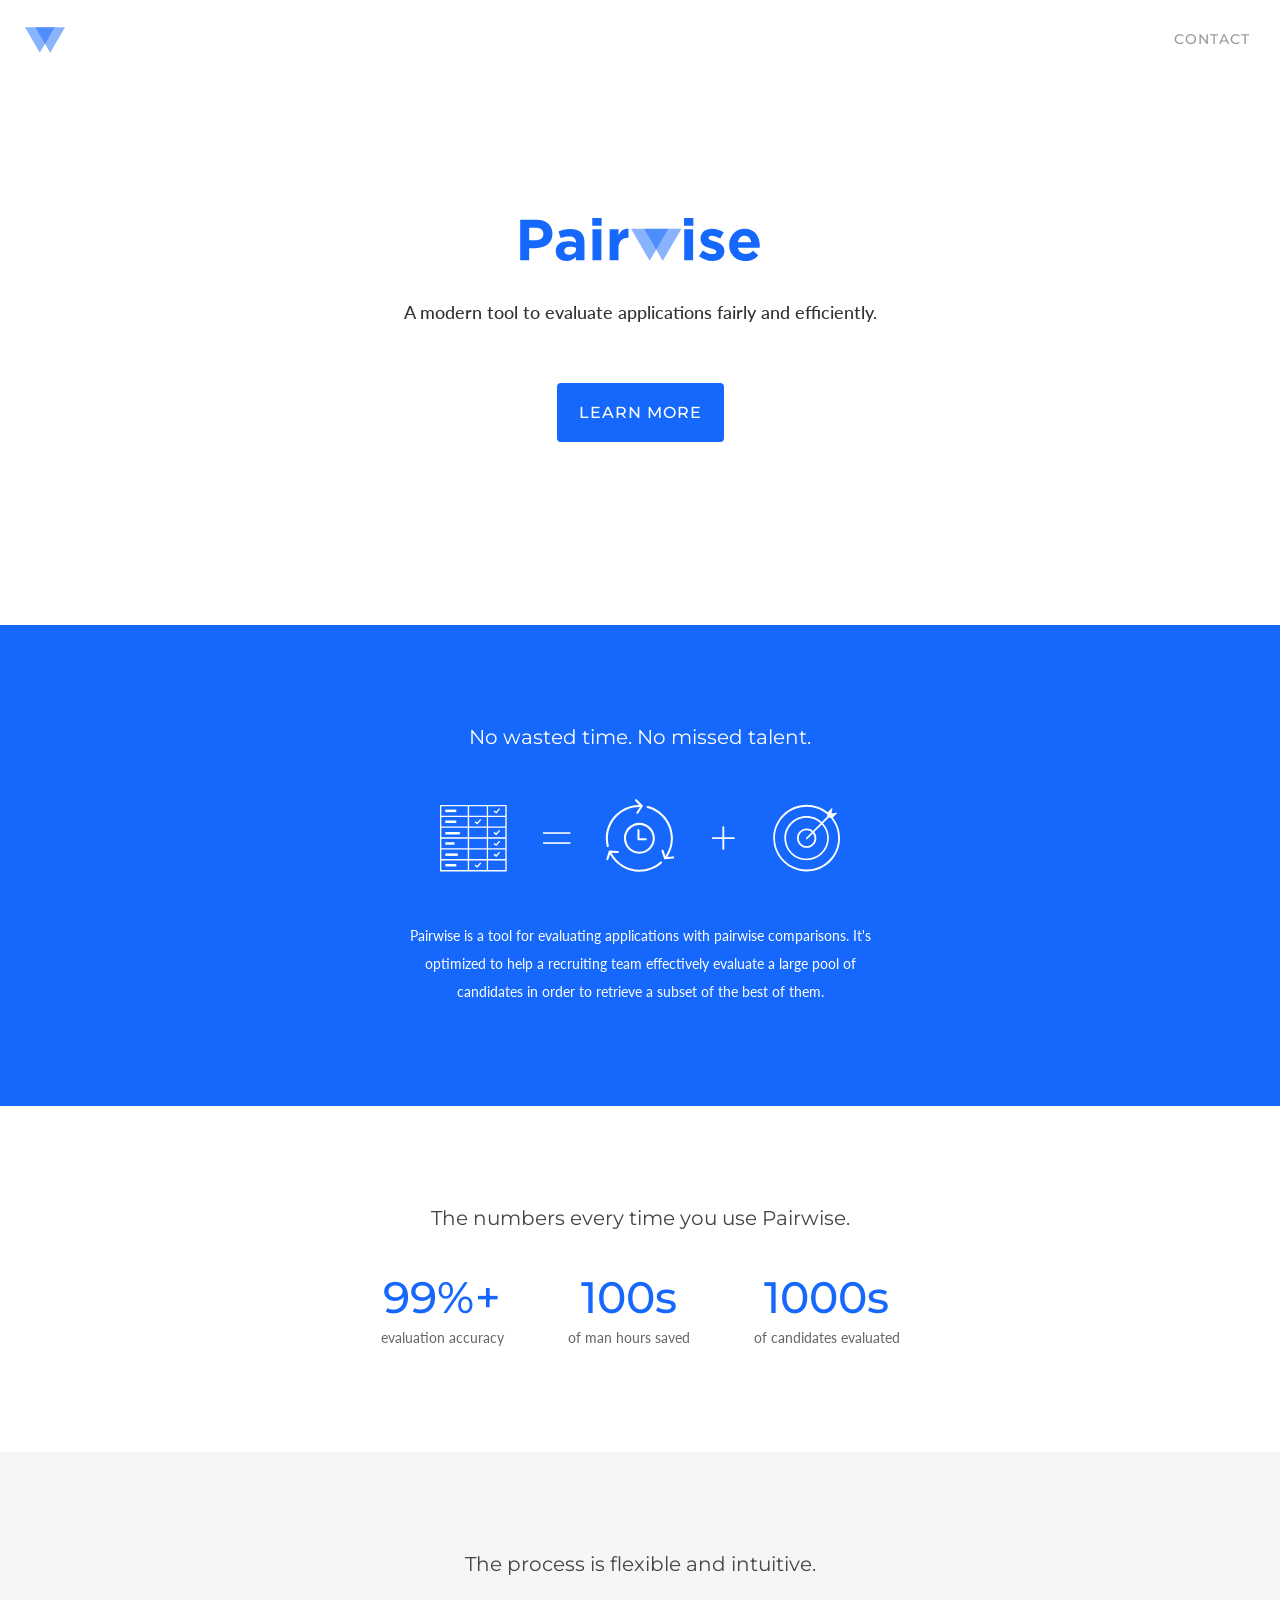
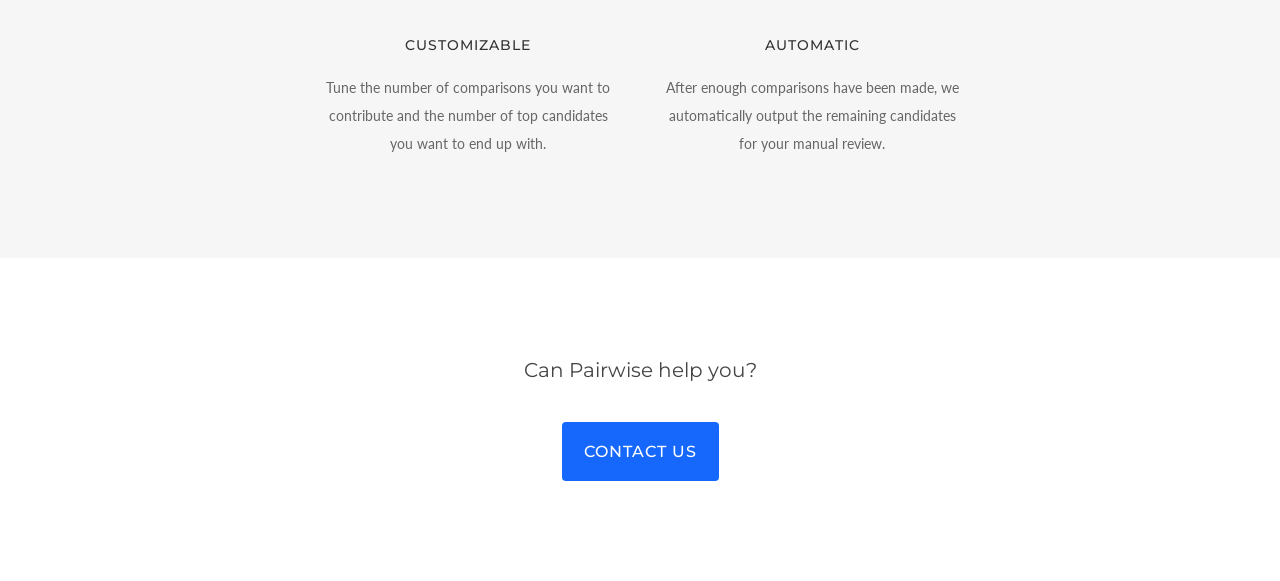
<file: index.html>
<html>
<head>
  <link href="https://fonts.googleapis.com/css?family=Montserrat:400,500,600,700" rel="stylesheet">
  <link href="https://fonts.googleapis.com/css?family=Lato:400,500,600,700" rel="stylesheet">
  <link rel="stylesheet" type="text/css" href="style.css">
  <link rel="shortcut icon" href="logo.png">
  <meta name="viewport" content="width=device-width, initial-scale=1, user-scalable=no"/>
  <title>Pairwise</title>
</head>
<body>
  <div class="nav">
    <a class="logo"></a>
    <a class="contact">CONTACT</a>
  </div>
  <div class="hero">
    <div class="spacer-7"></div>
    <img class="pairwise" src="pairwise.svg">
    <div class="spacer-2"></div>
    <h2>A modern tool to evaluate applications fairly and efficiently.</h2>
    <div class="spacer-3"></div>
    <a class="button">LEARN MORE</a>
  </div>
  <div class="container blue">
    <div class="spacer-5"></div>
    <h1>No wasted time. No missed talent.</h1>
    <div class="spacer-1"></div>
    <img class="graphic" src="graphic.svg">
    <div class="spacer-1"></div>
    <p>Pairwise is a tool for evaluating applications with pairwise comparisons. It's optimized to help a recruiting team effectively evaluate a large pool of candidates in order to retrieve a subset of the best of them.</p>
    <div class="spacer-5"></div>
  </div>
  <div class="container">
    <div class="spacer-5"></div>
    <h1>The numbers every time you use Pairwise.</h1>
    <div class="spacer-2"></div>
    <div class="number">
      <h3>99%+</h3>
      <p>evaluation accuracy</p>
    </div>
    <div class="number">
      <h3>100s</h3>
      <p>of man hours saved</p>
    </div>
    <div class="number">
      <h3>1000s</h3>
      <p>of candidates evaluated</p>
    </div>
    <div class="spacer-5"></div>
  </div>
  <div class="container gray">
    <div class="spacer-5"></div>
    <h1>The process is flexible and intuitive.</h1>
    <div class="spacer-3"></div>
    <div class="step">
      <h4>CUSTOMIZABLE</h4>
      <div class="spacer-1"></div>
      <p>Tune the number of comparisons you want to contribute and the number of top candidates you want to end up with.</p>
    </div>
    <div class="step">
      <h4>AUTOMATIC</h4>
      <div class="spacer-1"></div>
      <p>After enough comparisons have been made, we automatically output the remaining candidates for your manual review.</p>
    </div>
    <div class="spacer-5"></div>
  </div>
  <div class="container">
    <div class="spacer-5"></div>
    <h1>Can Pairwise help you?</h1>
    <div class="spacer-2"></div>
    <a class="button">CONTACT US</a>
    <div class="spacer-5"></div>
  </div>
</body>
</html>
</file>
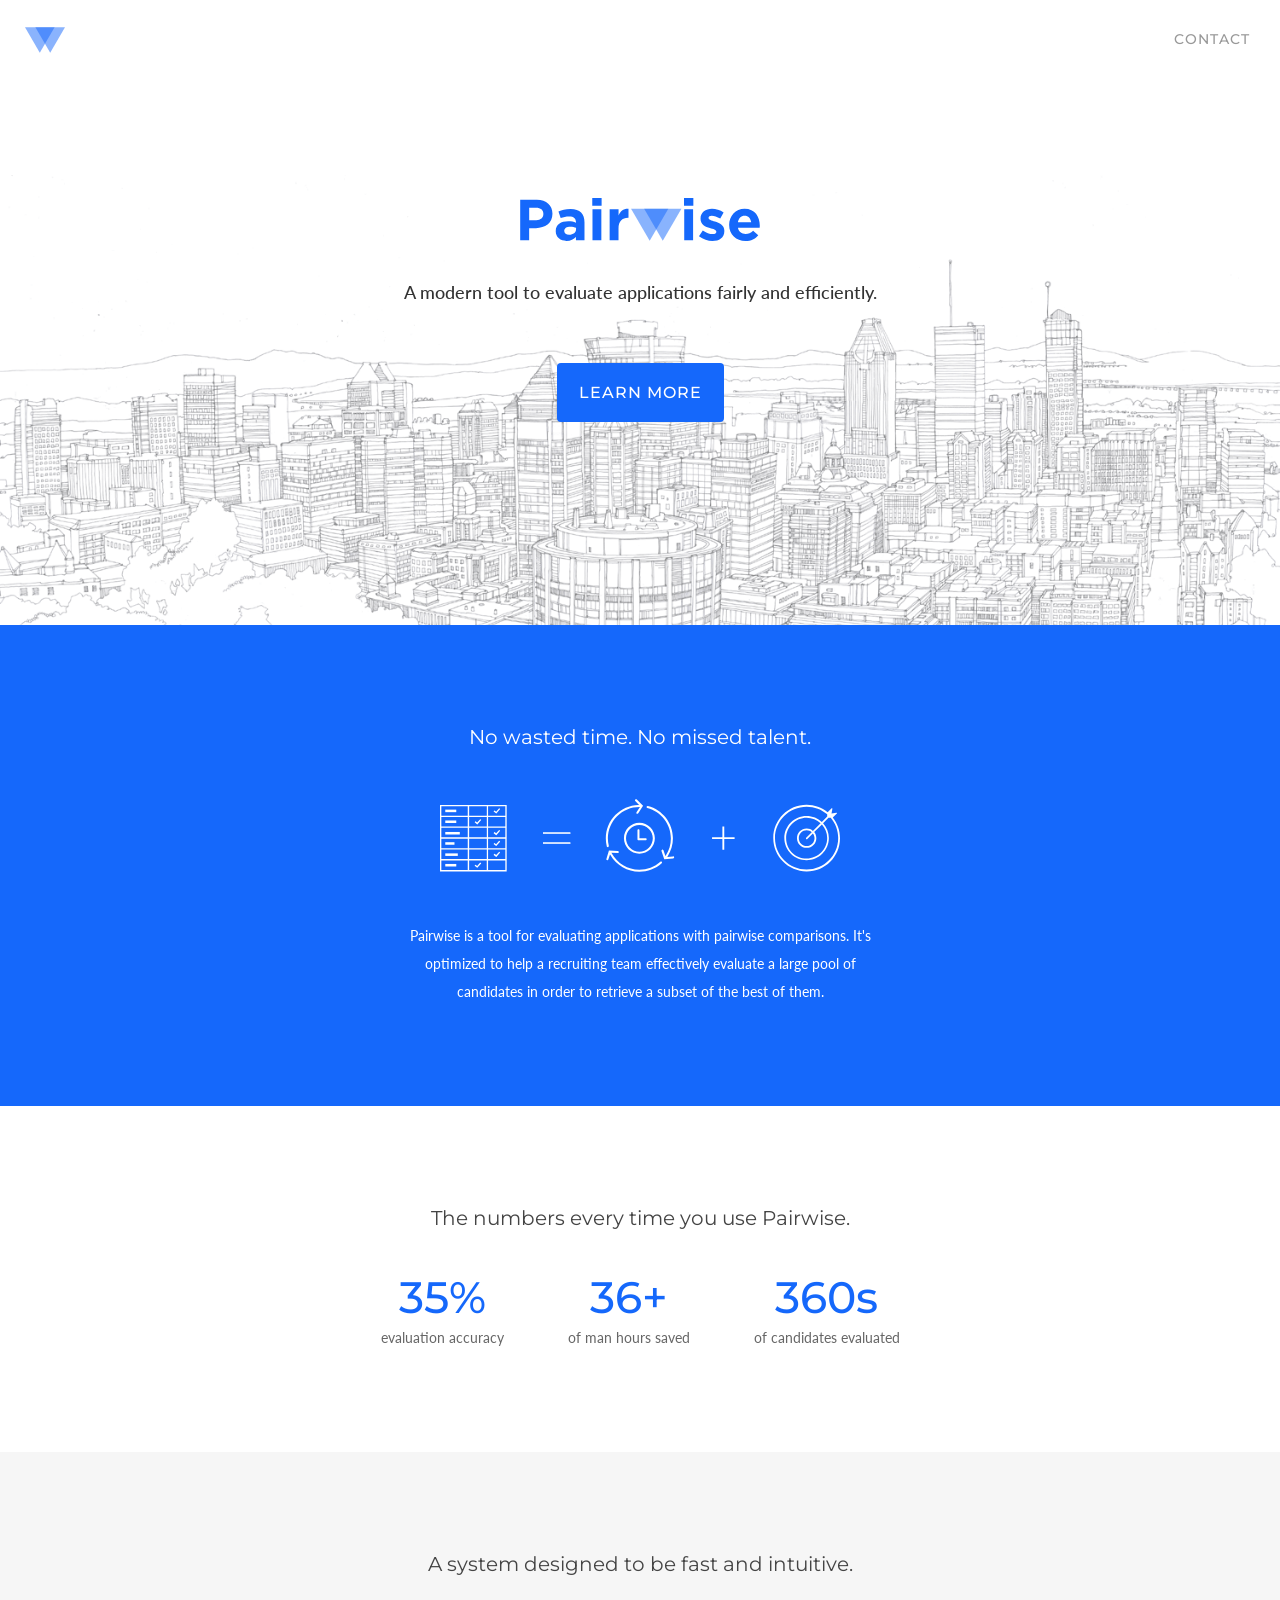
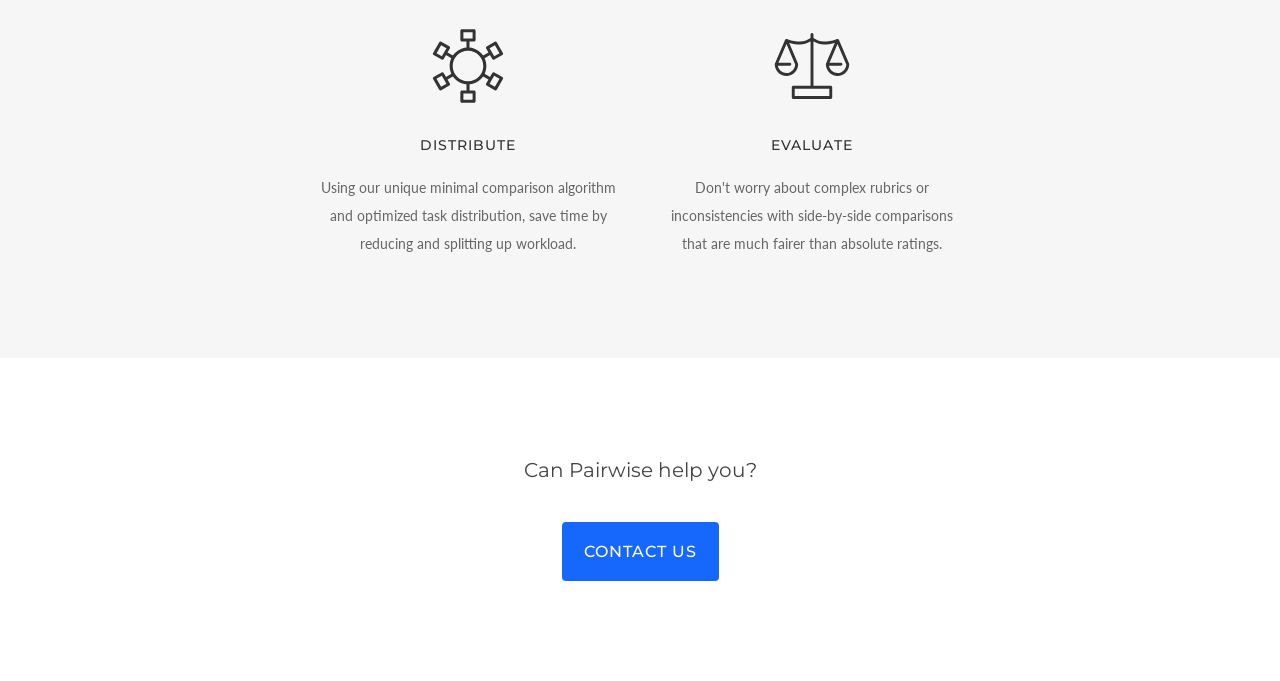
<file: home.html>
<html>
<head>
  <title>Pairwise</title>
  <link href="https://fonts.googleapis.com/css?family=Montserrat:400,500,600,700" rel="stylesheet">
  <link href="https://fonts.googleapis.com/css?family=Lato:400,500,600,700" rel="stylesheet">
  <link rel="stylesheet" type="text/css" href="style.css">
  <link rel="shortcut icon" href="logo.png">
  <meta name="viewport" content="width=device-width, initial-scale=1, user-scalable=no"/>
  <script src="https://ajax.googleapis.com/ajax/libs/jquery/1.11.1/jquery.min.js"></script>
  <script src="jquery.inview.min.js"></script>
  <script src="jquery.animateNumber.min.js"></script>
</head>
<body>
  <div class="nav above-hero">
    <a class="logo" href=".."></a>
    <a class="contact" href="mailto:team@onpairwise.com">CONTACT</a>
  </div>
  <div class="hero">
    <div class="at-hero">
      <div class="spacer-6"></div>
      <img class="pairwise" src="pairwise.svg">
      <div class="spacer-2"></div>
      <h2>A modern tool to evaluate applications fairly and efficiently.</h2>
      <div class="spacer-3"></div>
      <a class="button" onclick="$('html, body').animate({scrollTop: $('.below-hero').offset().top}, 500, 'swing');">LEARN MORE</a>
    </div>
    <img class="hero-graphic" src="hero.png">
  </div>
  <div class="container blue">
    <div class="below-hero">
      <div class="spacer-5"></div>
      <h1>No wasted time. No missed talent.</h1>
      <div class="spacer-1"></div>
      <img class="graphic" src="graphic.svg">
      <div class="spacer-1"></div>
      <p>Pairwise is a tool for evaluating applications with pairwise comparisons. It's optimized to help a recruiting team effectively evaluate a large pool of candidates in order to retrieve a subset of the best of them.</p>
      <div class="spacer-5"></div>
    </div>
  </div>
  <div class="container numbers">
    <div class="spacer-5"></div>
    <h1>The numbers every time you use Pairwise.</h1>
    <div class="spacer-2"></div>
    <div class="number">
      <h3><span class="accuracy">99</span>%</h3>
      <p>evaluation accuracy</p>
    </div>
    <div class="number">
      <h3><span class="hours">100</span>+</h3>
      <p>of man hours saved</p>
    </div>
    <div class="number">
      <h3><span class="candidates">1000</span>s</h3>
      <p>of candidates evaluated</p>
    </div>
    <div class="spacer-5"></div>
  </div>
  <div class="container gray">
    <div class="spacer-5"></div>
    <h1>A system designed to be fast and intuitive.</h1>
    <div class="spacer-2"></div>
    <div class="step">
      <img class="step-graphic" src="distribute.svg">
      <div class="spacer-1"></div>
      <h4>DISTRIBUTE</h4>
      <div class="spacer-1"></div>
      <p>Using our unique minimal comparison algorithm and optimized task distribution, save time by reducing and splitting up workload.</p>
    </div>
    <div class="step">
      <img class="step-graphic" src="evaluate.svg">
      <div class="spacer-1"></div>
      <h4>EVALUATE</h4>
      <div class="spacer-1"></div>
      <p>Don't worry about complex rubrics or inconsistencies with side-by-side comparisons that are much fairer than absolute ratings.</p>
    </div>
    <div class="spacer-5"></div>
  </div>
  <div class="container">
    <div class="spacer-5"></div>
    <h1>Can Pairwise help you?</h1>
    <div class="spacer-2"></div>
    <a class="button" href="mailto:team@onpairwise.com">CONTACT US</a>
    <div class="spacer-5"></div>
  </div>
  <script>
    $('.numbers').on('inview', function(event, isInView) {
      $('.accuracy').animateNumber({number: 99}, 1000);
      $('.hours').animateNumber({number: 100}, 1000);
      $('.candidates').animateNumber({number: 1000}, 1000);
      $('.numbers').off('inview');
    });
  </script>
</body>
</html>
</file>
<file: style.css>
* {
  vertical-align: top;
  font-style: normal;
  border: 0 none;
  outline: 0;
  padding: 0;
  margin: 0;
  box-sizing: border-box;
  background: transparent;
  -webkit-transition: 0.25s;
  transition: 0.25s;
}

body {
  margin: auto;
}

h1 {
  font-family: 'Montserrat', sans-serif;
  font-weight: 400;
  font-size: 20px;
  color: #444;
}

h2 {
  font-family: 'Lato', sans-serif;
  text-align: center;
  font-weight: 500;
  font-size: 18px;
  color: #333;
}

h3 {
  font-family: 'Montserrat', sans-serif;
  font-weight: 500;
  font-size: 44px;
  color: #1568fb;
}

h4 {
  font-family: 'Montserrat', sans-serif;
  font-size: 14px;
  letter-spacing: 1px;
  font-weight: 500;
  color: #333;
}

p {
  font-family: 'Lato', sans-serif;
  margin: auto;
  max-width: 500px;
  font-weight: 400;
  font-size: 14px;
  line-height: 28px;
  color: #666;
}

a {
  text-decoration: none;
}

a:hover {
  cursor: pointer;
  text-decoration: none;
}

::-moz-selection {
  background: #1568fb;
  color: #fff;
}

::selection {
  background: #1568fb;
  color: #fff;
}

.nav {
  width: 100%;
  height: 75px;
}

.logo {
  display: inline-block;
  width: 90px;
  height: 75px;
  background: url('logo.svg') no-repeat center;
  background-size: 40px;
}

.contact {
  display: inline-block;
  float: right;
  padding: 30px;
  font-family: 'Montserrat', sans-serif;
  font-size: 14px;
  letter-spacing: 1px;
  font-weight: 500;
  color: #999;
}

.contact:hover {
  color: #1568fb;
}

.hero {
  width: 100%;
  height: 550px;
  text-align: center;
}

.hero-graphic {
  position: absolute;
  top: 175px;
  left: 0;
  width: 100%;
  z-index: -1;
}

.pairwise {
  width: 240px;
}

.button {
  display: inline-block;
  padding: 20px 22px;
  background: #1568fb;
  text-align: center;
  font-family: 'Montserrat', sans-serif;
  color: #fff;
  font-weight: 500;
  font-size: 16px;
  letter-spacing: 1px;
  border-radius: 4px;
}

.button:hover {
  cursor: pointer;
  background: #0347c0;
}

.container {
  text-align: center;
  width: 100%;
}

.gray {
  background: #f6f6f6;
}

.blue {
  background: #1568fb;
}

.blue h1, .blue p {
  color: #fff;
}

.graphic {
  max-width: 400px;
}

.number {
  display: inline-block;
  padding: 0 30px;
}

.step {
  display: inline-block;
  max-width: 340px;
  padding: 0 20px;
}

.step-graphic {
  width: 100px;
}

.spacer-1, .spacer-2, .spacer-3, .spacer-4, .spacer-5, .spacer-6, .spacer-7, .spacer-8 {
  clear: both;
}

.spacer-1 {
  height: 20px;
}

.spacer-2 {
  height: 40px;
}

.spacer-3 {
  height: 60px;
}

.spacer-4 {
  height: 80px;
}

.spacer-5 {
  height: 100px;
}

.spacer-6 {
  height: 120px;
}

.spacer-7 {
  height: 140px;
}

.spacer-8 {
  height: 160px;
}

.at-hero {
  position: relative;
  -webkit-animation: fa 1s;
  -moz-animation:    fa 1s;
  -o-animation:      fa 1s;
  animation:         fa 1s;
}

@-webkit-keyframes fa {
  0%   { opacity: 0; top: 50px;}
  100% { opacity: 1; top: 0;}
}

@-moz-keyframes fa {
  0%   { opacity: 0; top: 50px;}
  100% { opacity: 1; top: 0;}
}

@-o-keyframes fa {
  0%   { opacity: 0; top: 50px;}
  100% { opacity: 1; top: 0;}
}

@keyframes fa {
  0%   { opacity: 0; top: 50px;}
  100% { opacity: 1; top: 0;}
}

.below-hero {
  position: relative;
  -webkit-animation: fb 1.5s;
  -moz-animation:    fb 1.5s;
  -o-animation:      fb 1.5s;
  animation:         fb 1.5s;
}

@-webkit-keyframes fb {
  0%   { opacity: 0; top: 50px;}
  100% { opacity: 1; top: 0;}
}

@-moz-keyframes fb {
  0%   { opacity: 0; top: 50px;}
  100% { opacity: 1; top: 0;}
}

@-o-keyframes fb {
  0%   { opacity: 0; top: 50px;}
  100% { opacity: 1; top: 0;}
}

@keyframes fb {
  0%   { opacity: 0; top: 50px;}
  100% { opacity: 1; top: 0;}
}

.above-hero {
  position: relative;
  -webkit-animation: fc 0.5s;
  -moz-animation:    fc 0.5s;
  -o-animation:      fc 0.5s;
  animation:         fc 0.5s;
}

@-webkit-keyframes fc {
  0%   { opacity: 0; top: -50px;}
  100% { opacity: 1; top: 0;}
}

@-moz-keyframes fc {
  0%   { opacity: 0; top: -50px;}
  100% { opacity: 1; top: 0;}
}

@-o-keyframes fc {
  0%   { opacity: 0; top: -50px;}
  100% { opacity: 1; top: 0;}
}

@keyframes fc {
  0%   { opacity: 0; top: -50px;}
  100% { opacity: 1; top: 0;}
}
</file>
